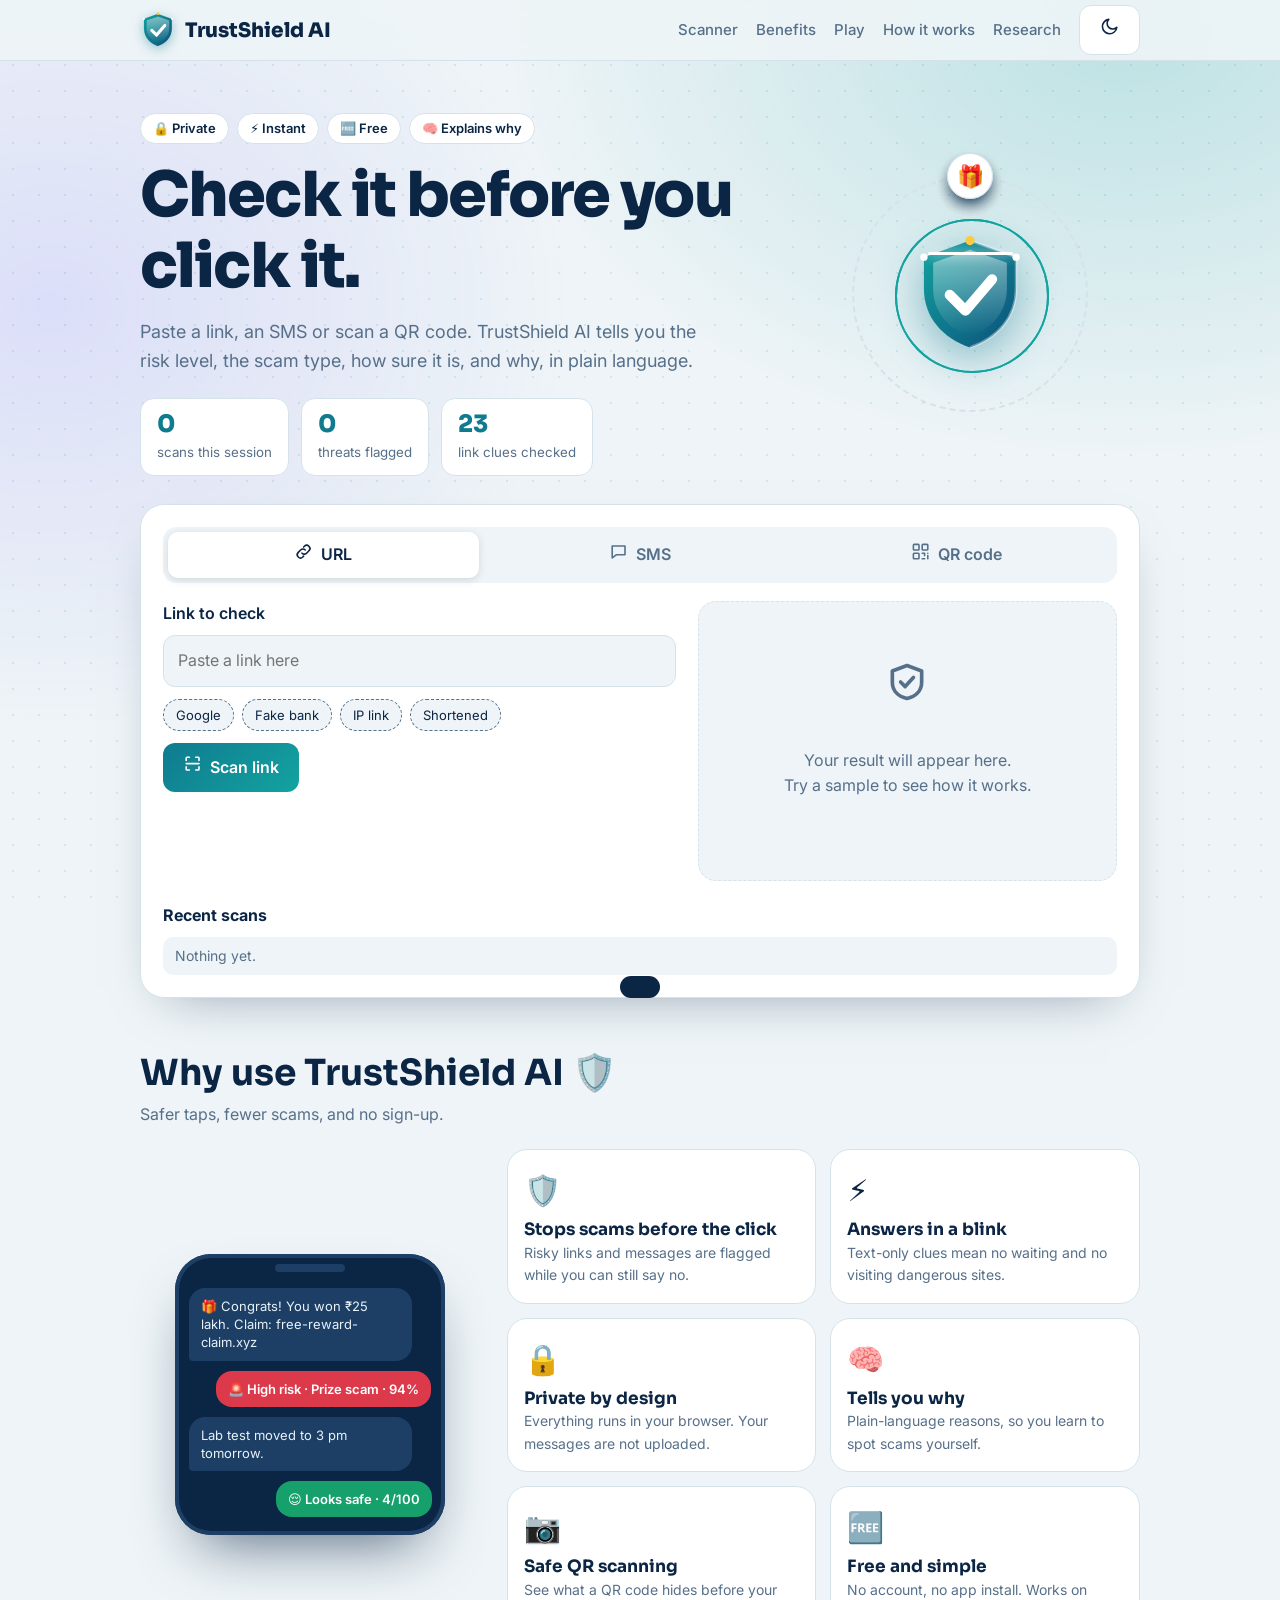
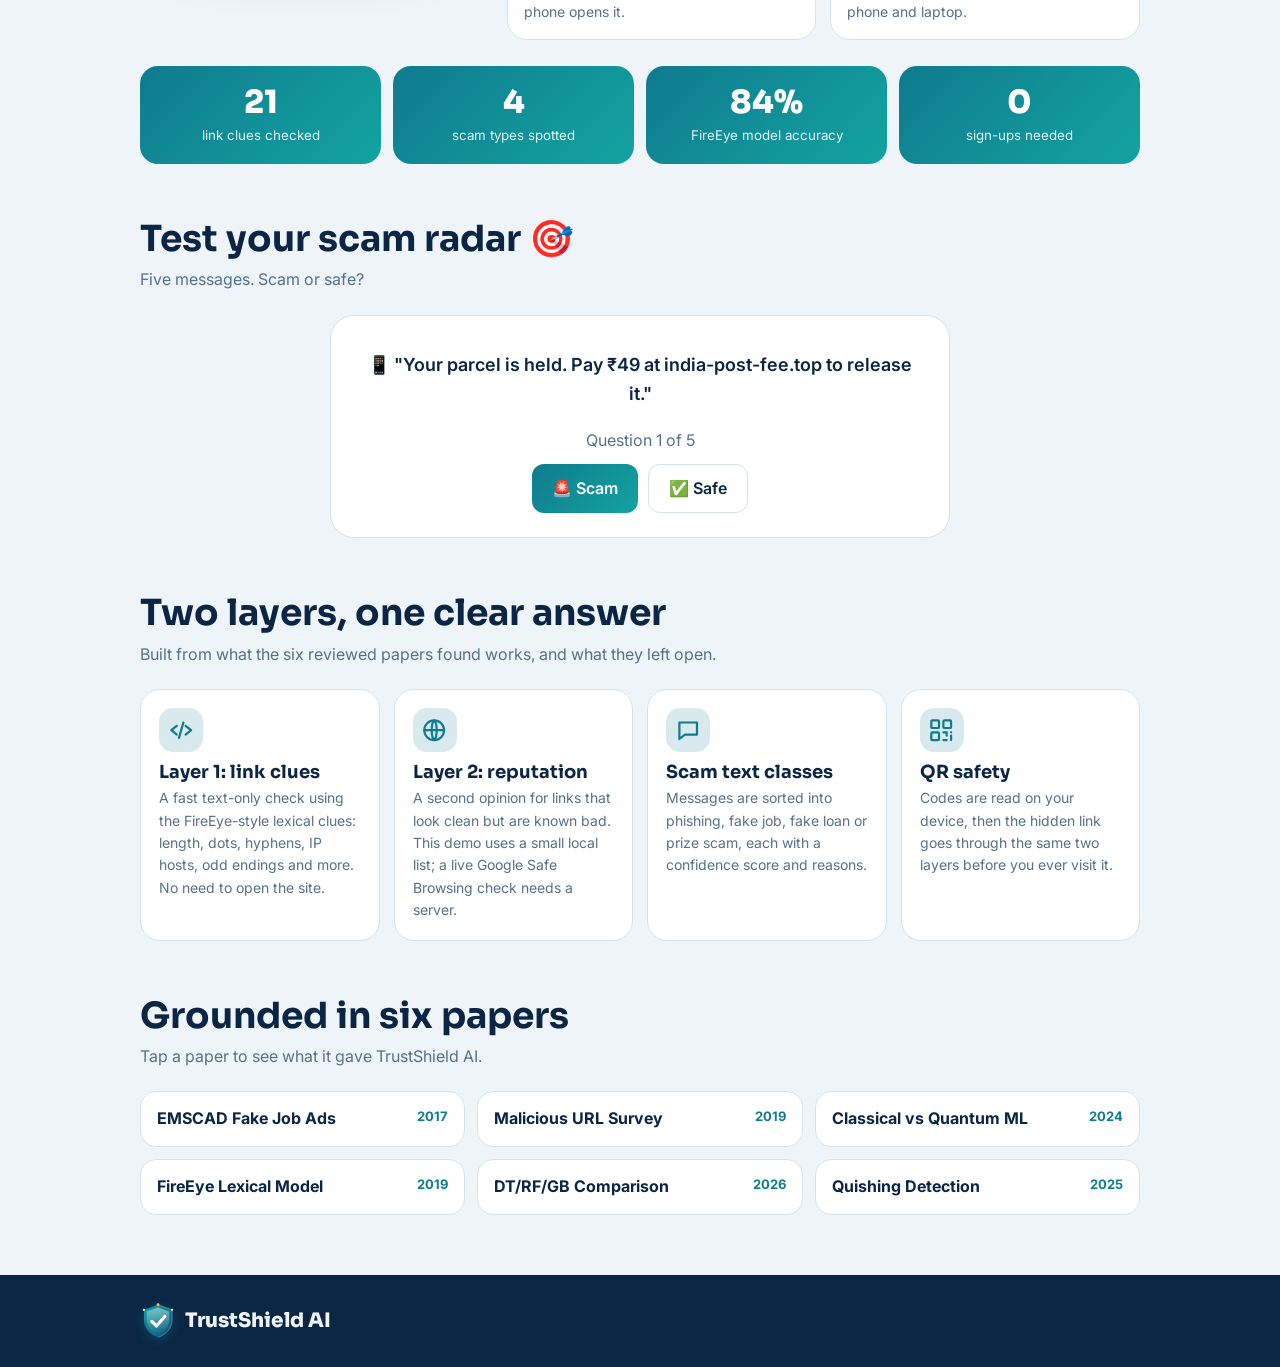
<file: frontend/index.html>
<!DOCTYPE html>
<html lang="en">
<head>
<meta charset="utf-8">
<title>TrustShield AI</title>
<meta name="viewport" content="width=device-width, initial-scale=1, viewport-fit=cover">
<link href="https://fonts.googleapis.com/css2?family=Sora:wght@500;700;800&family=Inter:wght@400;500;600&display=swap" rel="stylesheet">
<link rel="stylesheet" href="style.css">
</head>
<body>
<nav><div class="wrap"><a class="brand" href="#top"><i data-logo></i>TrustShield AI</a><a class="l" href="#scan">Scanner</a><a class="l" href="#benefits">Benefits</a><a class="l" href="#play">Play</a><a class="l" href="#how">How it works</a><a class="l" href="#papers">Research</a><button class="btn alt" id="theme" aria-label="Toggle dark mode"><span data-i="moon"></span></button></div></nav>

<div class="wrap" id="top">
<header class="hero"><div>
  <div class="pills"><span>🔒 Private</span><span>⚡ Instant</span><span>🆓 Free</span><span>🧠 Explains why</span></div><h1>Check it before you click it.</h1>
  <p>Paste a link, an SMS or scan a QR code. TrustShield AI tells you the risk level, the scam type, how sure it is, and why, in plain language.</p>
  <div class="stats"><div class="stat"><b id="s1">0</b><small>scans this session</small></div><div class="stat"><b id="s2">0</b><small>threats flagged</small></div><div class="stat"><b>23</b><small>link clues checked</small></div></div>
</div><div class="orbit"><div class="path"></div><div class="core" data-logo></div>
<button style="--i:0" data-t="🎣 Phishing = fake messages fishing for your OTP" aria-label="Phishing tip">🎣</button>
<button style="--i:1" data-t="🔗 Long, hyphen-filled links are a red flag" aria-label="Link tip">🔗</button>
<button style="--i:2" data-t="📷 QR codes can hide bad links. We check first" aria-label="QR tip">📷</button>
<button style="--i:3" data-t="💬 Real banks never ask for your OTP" aria-label="SMS tip">💬</button>
<button style="--i:4" data-t="🎁 You cannot win a lottery you never entered" aria-label="Prize tip">🎁</button></div></header>

<div class="tool" id="scan">
  <div class="tabs" role="tablist">
    <button class="tab on" data-t="url"><span data-i="link"></span>URL</button>
    <button class="tab" data-t="sms"><span data-i="msg"></span>SMS</button>
    <button class="tab" data-t="qr"><span data-i="qr"></span>QR code</button>
  </div>
  <div class="grid"><div>
    <div class="pane on" id="p-url">
      <label class="h" for="u">Link to check</label><input type="text" id="u" placeholder="Paste a link here" autocomplete="off" data-lpignore="true" autocorrect="off">
      <div class="samples" data-for="u"></div><button class="btn" id="bu"><span data-i="scan"></span>Scan link</button>
    </div>
    <div class="pane" id="p-sms">
      <label class="h" for="m">Paste the message</label><textarea id="m" placeholder="Paste a suspicious SMS or WhatsApp message here"></textarea>
      <div class="samples" data-for="m"></div><button class="btn" id="bm"><span data-i="scan"></span>Scan message</button>
    </div>
    <div class="pane" id="p-qr">
      <div class="vid" id="vid"><video id="video" playsinline muted></video><div class="fr"></div><div class="msg"><span data-i="cam" style="font-size:40px"></span><p>Start the camera to scan a QR code. The link is checked, never opened.</p></div></div>
<img id="qrPreview" style="display:none;max-width:100%;border-radius:16px;margin-top:12px" alt="Uploaded QR code">
      <canvas id="cv" hidden></canvas>
      <div class="row"><button class="btn" id="qs"><span data-i="cam"></span>Start camera</button><button class="btn alt" id="qx" hidden>Stop</button>
      <label class="btn alt" style="cursor:pointer"><span data-i="img"></span>Upload QR<input type="file" id="qf" accept="image/*" hidden></label><button class="btn alt" id="qd">Demo scan</button></div>
    </div>
  </div>
  <div class="res" id="res"><div class="empty"><span data-i="shield" style="font-size:44px"></span><p>Your result will appear here.<br>Try a sample to see how it works.</p></div></div></div>
  <div class="hist"><b>Recent scans</b><ul id="hist"><li style="color:var(--mute)">Nothing yet.</li></ul></div>
</div>

<section id="benefits"><h2>Why use TrustShield AI 🛡️</h2><p class="sub">Safer taps, fewer scams, and no sign-up.</p>
<div class="ben"><div class="phone rv"><div class="notch"></div>
<div class="bub in" style="--d:0">🎁 Congrats! You won ₹25 lakh. Claim: free-reward-claim.xyz</div>
<div class="bub warn" style="--d:1">🚨 High risk · Prize scam · 94%</div>
<div class="bub in" style="--d:2">Lab test moved to 3 pm tomorrow.</div>
<div class="bub ok" style="--d:3">😌 Looks safe · 4/100</div></div>
<div class="bg">
<div class="bc rv"><span class="e">🛡️</span><h3>Stops scams before the click</h3><p>Risky links and messages are flagged while you can still say no.</p></div>
<div class="bc rv"><span class="e">⚡</span><h3>Answers in a blink</h3><p>Text-only clues mean no waiting and no visiting dangerous sites.</p></div>
<div class="bc rv"><span class="e">🔒</span><h3>Private by design</h3><p>Everything runs in your browser. Your messages are not uploaded.</p></div>
<div class="bc rv"><span class="e">🧠</span><h3>Tells you why</h3><p>Plain-language reasons, so you learn to spot scams yourself.</p></div>
<div class="bc rv"><span class="e">📷</span><h3>Safe QR scanning</h3><p>See what a QR code hides before your phone opens it.</p></div>
<div class="bc rv"><span class="e">🆓</span><h3>Free and simple</h3><p>No account, no app install. Works on phone and laptop.</p></div></div></div>
<div class="nums rv"><div><b data-n="23">0</b><small>link clues checked</small></div><div><b data-n="4">0</b><small>scam types spotted</small></div><div><b data-n="92" data-s="%">0</b><small>FireEye model accuracy</small></div><div><b data-n="0">0</b><small>sign-ups needed</small></div></div></section>

<section id="play"><h2>Test your scam radar 🎯</h2><p class="sub">Five messages. Scam or safe?</p>
<div class="game rv"><div id="gq"></div><div id="gf"></div><div id="gb"></div></div></section>

<section id="how"><h2>Two layers, one clear answer</h2><p class="sub">Built from what the six reviewed papers found works, and what they left open.</p>
<div class="flow">
<div class="fc"><div class="ic" data-i="code"></div><h3>Layer 1: link clues</h3><p>A fast text-only check using the FireEye-style lexical clues: length, dots, hyphens, IP hosts, odd endings and more. No need to open the site.</p></div>
<div class="fc"><div class="ic" data-i="globe"></div><h3>Layer 2: reputation</h3><p>A second opinion for links that look clean but are known bad. This demo uses a small local list; a live Google Safe Browsing check needs a server.</p></div>
<div class="fc"><div class="ic" data-i="msg"></div><h3>Scam text classes</h3><p>Messages are sorted into phishing, fake job, fake loan or prize scam, each with a confidence score and reasons.</p></div>
<div class="fc"><div class="ic" data-i="qr"></div><h3>QR safety</h3><p>Codes are read on your device, then the hidden link goes through the same two layers before you ever visit it.</p></div></div></section>

<section id="papers"><h2>Grounded in six papers</h2><p class="sub">Tap a paper to see what it gave TrustShield AI.</p><div class="papers" id="pp"></div></section>
</div>
<footer><div class="wrap"><span class="brand"><i data-logo></i>TrustShield AI</span></div></footer>
<div id="toast" role="status"></div>

<script src="jsQR.min.js"></script>
<script src="script.js"></script>
</body>
</html>
</file>
<file: frontend/style.css>
:root{--bg:#eef4f7;--card:#fff;--ink:#0b2545;--mute:#57708a;--line:#d5e2ea;--pri:#0f7b8f;--pri2:#13a3a0;--ok:#16a06b;--warn:#e49b0f;--bad:#dc3a4b;
box-sizing:border-box;padding-top:env(safe-area-inset-top,0px);padding-bottom:env(safe-area-inset-bottom,0px)}
@media(prefers-color-scheme:dark){:root:not([data-theme="light"]){--bg:#081a2e;--card:#0f2740;--ink:#e8f2f8;--mute:#93aec4;--line:#1e3d5a;--pri:#3cc4d6}}
:root[data-theme="dark"]{--bg:#081a2e;--card:#0f2740;--ink:#e8f2f8;--mute:#93aec4;--line:#1e3d5a;--pri:#3cc4d6}
*{box-sizing:border-box}html{scroll-behavior:smooth;scroll-padding-top:70px}
body{margin:0;background:var(--bg);color:var(--ink);font:400 16px/1.6 Inter,system-ui,sans-serif}
h1,h2,h3{font-family:Sora,Inter,sans-serif;margin:0;line-height:1.15}a{color:inherit;text-decoration:none}button{font:inherit;cursor:pointer;border:0}
:focus-visible{outline:3px solid var(--pri2);outline-offset:2px}
.wrap{max-width:1040px;margin:0 auto;padding:0 20px}
.ico{width:1.2em;height:1.2em;fill:none;stroke:currentColor;stroke-width:2;stroke-linecap:round;stroke-linejoin:round;flex:none}
nav{position:sticky;top:env(safe-area-inset-top,0px);z-index:9;background:color-mix(in srgb,var(--bg) 90%,transparent);backdrop-filter:blur(10px);border-bottom:1px solid var(--line)}
nav .wrap{display:flex;align-items:center;gap:18px;height:60px}
.brand{display:flex;align-items:center;gap:9px;font:800 20px Sora,sans-serif;margin-right:auto}
.brand i{width:36px;height:36px;display:grid;font-style:normal}.brand i svg{width:100%;height:100%;filter:drop-shadow(0 3px 6px rgba(15,123,143,.4))}
nav a.l{color:var(--mute);font-weight:500;font-size:15px}@media(max-width:620px){nav a.l{display:none}}
.btn{background:linear-gradient(135deg,var(--pri),var(--pri2));color:#fff;padding:11px 20px;border-radius:12px;font-weight:600;display:inline-flex;gap:8px;align-items:center}
.btn.alt{background:var(--card);color:var(--ink);border:1.5px solid var(--line)}.btn:hover{filter:brightness(1.07)}
.hero{padding:52px 0 28px;display:grid;grid-template-columns:1.3fr .7fr;gap:30px;align-items:center}@media(max-width:800px){.hero{grid-template-columns:1fr}.orbit{margin:0 auto;order:-1}}
h1{font-size:clamp(36px,6.4vw,62px);font-weight:800;letter-spacing:-.03em}
.hero p{color:var(--mute);font-size:18px;max-width:52ch;margin:16px 0 0}
body::before{content:"";position:fixed;inset:0;z-index:-1;background:radial-gradient(620px 420px at 88% 4%,color-mix(in srgb,var(--pri2) 22%,transparent),transparent),radial-gradient(520px 420px at 4% 34%,color-mix(in srgb,#6a5cff 14%,transparent),transparent),radial-gradient(circle,color-mix(in srgb,var(--pri) 12%,transparent) 1px,transparent 1.5px) 0 0/26px 26px}
.pills{display:flex;flex-wrap:wrap;gap:8px;margin-bottom:16px}.pills span{background:var(--card);border:1px solid var(--line);border-radius:99px;padding:4px 12px;font-size:13px;font-weight:600}
.orbit{position:relative;width:280px;height:280px;justify-self:center}
.orbit .path{position:absolute;inset:22px;border:2px dashed var(--line);border-radius:50%}
.orbit::before,.orbit::after{content:"";position:absolute;left:65px;top:65px;width:150px;height:150px;border-radius:50%;border:2px solid var(--pri2);animation:pulse 3s ease-out infinite}.orbit::after{animation-delay:1.5s}
@keyframes pulse{from{transform:scale(.8);opacity:.6}to{transform:scale(1.9);opacity:0}}
.core{position:absolute;left:81px;top:81px;width:118px;height:118px;filter:drop-shadow(0 12px 22px rgba(15,123,143,.45));animation:fl 5s ease-in-out infinite}.core svg{width:100%;height:100%}
.core::after{content:"";position:absolute;left:14%;right:14%;top:14%;height:3px;border-radius:3px;background:#fff;box-shadow:0 0 12px #fff;animation:sc 2.6s ease-in-out infinite}
@keyframes sc{50%{top:80%}}@keyframes fl{50%{transform:translateY(-8px)}}
.orbit button{position:absolute;left:50%;top:50%;width:46px;height:46px;margin:-23px;border-radius:50%;background:var(--card);border:1px solid var(--line);font-size:22px;box-shadow:0 8px 18px -8px rgba(11,37,69,.5);transform:translateY(-118px);animation:orb 26s linear infinite;animation-delay:calc(var(--i)*-5.2s)}
.orbit:hover button{animation-play-state:paused}
@keyframes orb{from{transform:rotate(0deg) translateY(-118px) rotate(0deg)}to{transform:rotate(360deg) translateY(-118px) rotate(-360deg)}}
@keyframes pop{from{opacity:0;transform:scale(.85) translateY(10px)}to{opacity:1;transform:none}}
@keyframes shake{20%,60%{transform:translateX(-6px)}40%,80%{transform:translateX(6px)}}
@keyframes up{from{opacity:0;transform:translateY(24px)}}@keyframes wig{25%{transform:rotate(-14deg) scale(1.2)}75%{transform:rotate(14deg) scale(1.2)}}
.res.pop{animation:pop .4s both}.res.shake{animation:shake .5s}
.rv{opacity:0}.rv.vis{opacity:1;animation:up .6s var(--d,0s) backwards}
.fc,.bc{transition:transform .25s,box-shadow .25s}.fc:hover,.bc:hover{transform:translateY(-6px);box-shadow:0 18px 30px -20px rgba(11,37,69,.6)}
.ben{display:grid;grid-template-columns:.7fr 1.3fr;gap:26px;align-items:center}@media(max-width:820px){.ben{grid-template-columns:1fr}}
.phone{background:#0b2545;border-radius:36px;padding:34px 14px 18px;width:100%;max-width:270px;margin:0 auto;box-shadow:0 30px 60px -25px rgba(11,37,69,.7),inset 0 0 0 4px #1d3f66;display:grid;gap:10px;position:relative}
.notch{position:absolute;top:10px;left:50%;width:70px;height:8px;border-radius:9px;background:#1d3f66;transform:translateX(-50%)}
.bub{padding:9px 12px;border-radius:16px;font-size:13px;line-height:1.4;max-width:92%;opacity:0}.phone.vis .bub{animation:pop .5s calc(var(--d)*.9s) both}
.bub.in{background:#1d3f66;color:#e8f2f8;border-bottom-left-radius:4px}.bub.warn{background:var(--bad);color:#fff;margin-left:auto;font-weight:600}.bub.ok{background:var(--ok);color:#fff;margin-left:auto;font-weight:600}
.bg{display:grid;grid-template-columns:1fr 1fr;gap:14px}@media(max-width:560px){.bg{grid-template-columns:1fr}}
.bc{background:var(--card);border:1px solid var(--line);border-radius:20px;padding:16px}.bc .e{font-size:30px;display:inline-block}.bc:hover .e{animation:wig .6s}.bc h3{font-size:17px;margin:6px 0 2px}.bc p{margin:0;color:var(--mute);font-size:14px}
.nums{display:grid;grid-template-columns:repeat(auto-fit,minmax(140px,1fr));gap:12px;margin-top:26px}.nums div{text-align:center;background:linear-gradient(135deg,var(--pri),var(--pri2));color:#fff;border-radius:18px;padding:16px}.nums b{font:800 32px Sora,sans-serif;display:block}.nums small{opacity:.9}
.game{background:var(--card);border:1px solid var(--line);border-radius:24px;padding:24px;text-align:center;max-width:620px;margin:0 auto}#gq{font-size:18px;font-weight:600;min-height:80px;display:grid;place-items:center}#gf{min-height:28px;color:var(--mute);margin:8px 0}#gb{display:flex;gap:10px;justify-content:center}
@media(prefers-reduced-motion:reduce){*{animation:none!important;transition:none!important}.rv,.bub{opacity:1}.orbit button{transform:rotate(calc(var(--i)*72deg)) translateY(-118px) rotate(calc(var(--i)*-72deg))}}
.stats{display:flex;gap:12px;flex-wrap:wrap;margin-top:22px}
.stat{background:var(--card);border:1px solid var(--line);border-radius:14px;padding:10px 16px}.stat b{font:800 24px Sora,sans-serif;color:var(--pri);display:block}.stat small{color:var(--mute)}
.tool{background:var(--card);border:1px solid var(--line);border-radius:24px;padding:22px;box-shadow:0 20px 50px -30px rgba(11,37,69,.5)}
.tabs{display:flex;gap:6px;background:var(--bg);padding:5px;border-radius:14px;margin-bottom:18px}
.tab{flex:1;background:none;color:var(--mute);padding:10px 8px;border-radius:10px;font-weight:600;display:flex;gap:8px;justify-content:center;align-items:center}
.tab.on{background:var(--card);color:var(--ink);box-shadow:0 2px 8px rgba(0,0,0,.12)}
.grid{display:grid;grid-template-columns:1.1fr .9fr;gap:22px}@media(max-width:820px){.grid{grid-template-columns:1fr}}
.pane{display:none}.pane.on{display:block}
input[type=text],textarea{width:100%;background:var(--bg);color:var(--ink);border:1.5px solid var(--line);border-radius:12px;padding:12px 14px;font:inherit}
textarea{min-height:130px;resize:vertical}label.h{font-weight:600;display:block;margin-bottom:8px}
.samples{display:flex;flex-wrap:wrap;gap:8px;margin:12px 0}.samples button{background:var(--bg);color:var(--ink);border:1px dashed var(--mute);border-radius:99px;padding:5px 12px;font-size:13px}
.samples button:hover{border-style:solid;border-color:var(--pri)}
.vid{position:relative;aspect-ratio:4/3;background:#06121f;border-radius:16px;overflow:hidden;display:grid;place-items:center;color:#93aec4;text-align:center;padding:16px}
.vid video{position:absolute;inset:0;width:100%;height:100%;object-fit:cover}.vid .fr{position:absolute;inset:16% 24%;border:3px solid #3cc4d6;border-radius:16px;display:none}
.vid.live .fr{display:block}.vid.live .msg{display:none}.row{display:flex;flex-wrap:wrap;gap:10px;margin-top:12px}
.res{background:var(--bg);border:1.5px dashed var(--line);border-radius:18px;padding:18px;min-height:280px}
.empty{color:var(--mute);text-align:center;padding:40px 10px}.empty svg{width:44px;height:44px;margin-bottom:8px}
.top{display:flex;gap:16px;align-items:center}
.ring{--c:var(--ok);--p:0;width:96px;height:96px;border-radius:50%;background:conic-gradient(var(--c) calc(var(--p)*1%),var(--line) 0);display:grid;place-items:center;flex:none;transition:.5s}
.ring b{width:74px;height:74px;border-radius:50%;background:var(--bg);display:grid;place-items:center;font:800 24px Sora,sans-serif}
.lv{display:inline-block;padding:3px 12px;border-radius:99px;color:#fff;font-weight:700;font-size:14px;background:var(--c)}
.top h3{font-size:20px;margin:6px 0 2px}.top small{color:var(--mute)}
.layers{display:grid;grid-template-columns:1fr 1fr;gap:8px;margin:14px 0}.layer{background:var(--card);border-radius:12px;padding:8px 12px;font-size:13px}.layer b{display:block;font-size:12px;color:var(--mute)}
.why{list-style:none;margin:0;padding:0;display:grid;gap:6px}.why li{display:flex;gap:8px;font-size:14px;align-items:flex-start}.why svg{margin-top:3px;color:var(--warn)}
.cats{display:grid;gap:6px;margin:12px 0}.cat{display:grid;grid-template-columns:110px 1fr 36px;gap:8px;align-items:center;font-size:13px}
.cat i{height:8px;border-radius:9px;background:var(--line);overflow:hidden}.cat i s{display:block;height:100%;background:var(--pri);border-radius:9px;transition:.5s}
.hist{margin-top:22px}.hist ul{list-style:none;padding:0;margin:8px 0 0;display:grid;gap:6px}
.hist li{display:flex;gap:10px;align-items:center;background:var(--bg);border-radius:10px;padding:8px 12px;font-size:14px}.hist li span{overflow:hidden;text-overflow:ellipsis;white-space:nowrap;flex:1}
.dot{width:10px;height:10px;border-radius:50%;flex:none}
section{padding:54px 0 0}section h2{font-size:clamp(26px,4vw,36px);margin-bottom:8px}.sub{color:var(--mute);margin:0 0 22px;max-width:60ch}
.flow{display:grid;grid-template-columns:repeat(auto-fit,minmax(220px,1fr));gap:14px}
.fc{background:var(--card);border:1px solid var(--line);border-radius:20px;padding:18px}.fc .ic{width:44px;height:44px;border-radius:14px;background:color-mix(in srgb,var(--pri) 16%,transparent);color:var(--pri);display:grid;place-items:center;margin-bottom:10px;font-size:22px}
.fc h3{font-size:18px;margin-bottom:4px}.fc p{margin:0;color:var(--mute);font-size:14px}
.papers{display:grid;grid-template-columns:repeat(auto-fit,minmax(300px,1fr));gap:12px}
.pp{background:var(--card);border:1px solid var(--line);border-radius:16px;padding:14px 16px;cursor:pointer;text-align:left;color:var(--ink);width:100%}
.pp b{display:flex;justify-content:space-between;gap:8px}.pp em{font-style:normal;color:var(--pri);font-size:13px}.pp p{margin:6px 0 0;font-size:14px;color:var(--mute);display:none}.pp.on p{display:block}
footer{margin-top:60px;background:var(--ink);color:var(--bg);padding:28px 0;font-size:14px}footer .wrap{display:flex;justify-content:space-between;flex-wrap:wrap;gap:10px}
#toast{position:fixed;left:50%;bottom:calc(22px + env(safe-area-inset-bottom,0px));transform:translate(-50%,120px);background:var(--ink);color:var(--bg);padding:11px 20px;border-radius:99px;font-weight:600;transition:.3s;z-index:20}#toast.show{transform:translate(-50%,0)}
</file>
